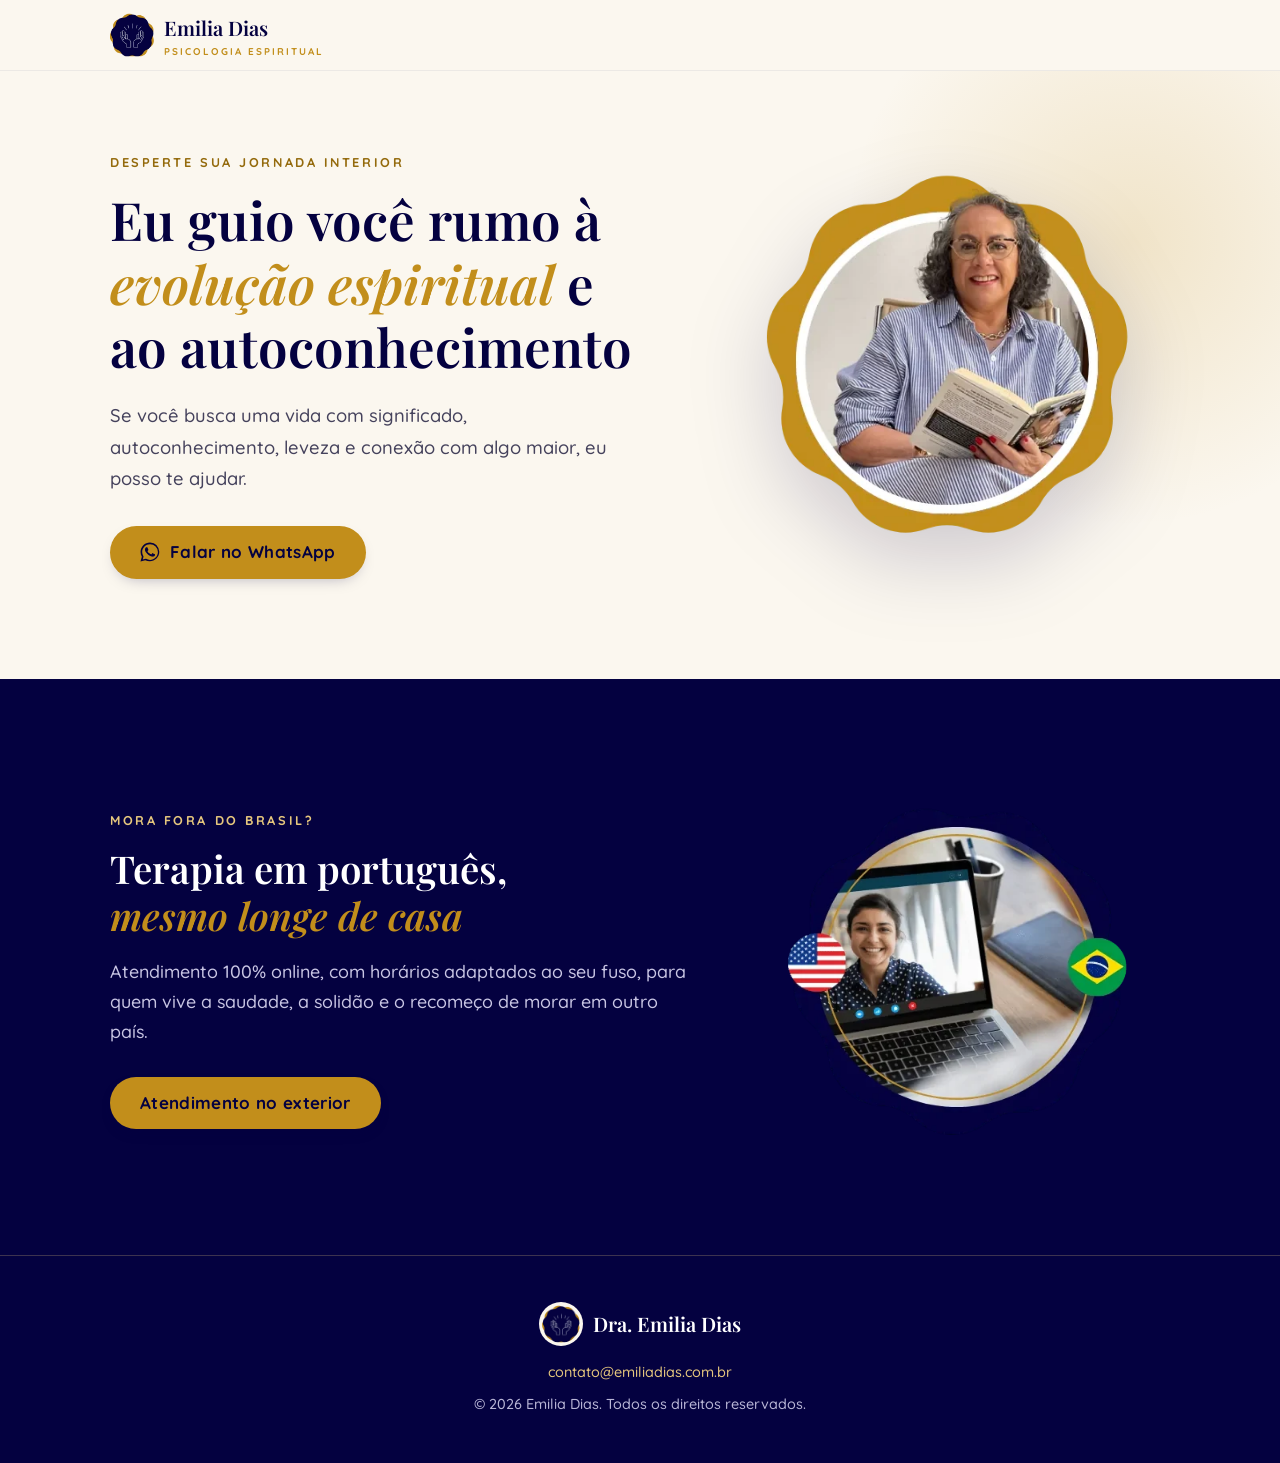
<file: index.html>
<!doctype html>
<html lang="pt-BR">
<head>
<meta charset="utf-8">
<meta name="viewport" content="width=device-width,initial-scale=1">
<title>Emilia Dias | Psicologia Espiritual</title>
<meta name="description" content="Dra. Emilia Dias, psicóloga com mestrado em Psicologia Espiritual. Eu guio você rumo à evolução espiritual e ao autoconhecimento. Atendimento online.">
<link rel="canonical" href="https://emiliadias.com.br/">
<meta property="og:title" content="Emilia Dias | Psicologia Espiritual">
<meta property="og:description" content="Desperte sua jornada interior. Atendimento online com a Dra. Emilia Dias.">
<meta property="og:image" content="https://emiliadias.com.br/img/emilia-lendo.webp">
<meta property="og:type" content="website">
<link rel="icon" href="/img/icone.png">
<link rel="preconnect" href="https://fonts.googleapis.com"><link rel="preconnect" href="https://fonts.gstatic.com" crossorigin>
<link href="https://fonts.googleapis.com/css2?family=Playfair+Display:ital,wght@0,500;0,600;1,500&family=Quicksand:wght@400;500;700&display=swap" rel="stylesheet">
<link rel="stylesheet" href="/style.css">
<!-- Google Tag Manager -->
<script>(function(w,d,s,l,i){w[l]=w[l]||[];w[l].push({'gtm.start':new Date().getTime(),event:'gtm.js'});var f=d.getElementsByTagName(s)[0],j=d.createElement(s),dl=l!='dataLayer'?'&l='+l:'';j.async=true;j.src='https://www.googletagmanager.com/gtm.js?id='+i+dl;f.parentNode.insertBefore(j,f);})(window,document,'script','dataLayer','GTM-WFKLLGWW');</script>
</head>
<body>
<noscript><iframe src="https://www.googletagmanager.com/ns.html?id=GTM-WFKLLGWW" height="0" width="0" style="display:none;visibility:hidden"></iframe></noscript>

<header class="top">
  <div class="wrap">
    <a class="brand" href="/"><img src="/img/icone.webp" alt=""><span>Emilia Dias<small>Psicologia Espiritual</small></span></a>
  </div>
</header>

<section class="hero">
  <div class="wrap">
    <div>
      <span class="eyebrow">Desperte sua jornada interior</span>
      <h1>Eu guio você rumo à <em>evolução espiritual</em> e ao autoconhecimento</h1>
      <p class="lead">Se você busca uma vida com significado, autoconhecimento, leveza e conexão com algo maior, eu posso te ajudar.</p>
      <a class="btn" data-wa href="#"><svg viewBox="0 0 24 24"><use href="#wa"/></svg>Falar no WhatsApp</a>
    </div>
    <div class="halo"><img src="/img/emilia-lendo.webp" alt="Dra. Emilia Dias lendo um livro" width="500" height="500"></div>
  </div>
</section>

<section class="dark">
  <div class="wrap split rev">
    <div class="media reveal"><img src="/img/idioma.webp" alt="Atendimento online para brasileiros no exterior" loading="lazy" width="500" height="500"></div>
    <div class="reveal">
      <span class="eyebrow">Mora fora do Brasil?</span>
      <h2>Terapia em português, <em>mesmo longe de casa</em></h2>
      <p class="lead" style="margin:18px 0 30px">Atendimento 100% online, com horários adaptados ao seu fuso, para quem vive a saudade, a solidão e o recomeço de morar em outro país.</p>
      <a class="btn" href="/expatriados/">Atendimento no exterior</a>
    </div>
  </div>
</section>

<footer>
  <div class="wrap">
    <a class="brand" href="/"><img src="/img/icone.webp" alt=""><span>Dra. Emilia Dias</span></a>
    <p><a href="mailto:contato@emiliadias.com.br">contato@emiliadias.com.br</a></p>
    <p style="margin-top:8px">© <span id="ano">2026</span> Emilia Dias. Todos os direitos reservados.</p>
  </div>
</footer>


<svg width="0" height="0" style="position:absolute"><symbol id="wa" viewBox="0 0 24 24"><path d="M17.47 14.38c-.3-.15-1.76-.87-2.03-.97-.27-.1-.47-.15-.67.15-.2.3-.77.97-.94 1.17-.17.2-.35.22-.65.07-.3-.15-1.26-.46-2.4-1.48-.89-.79-1.49-1.77-1.66-2.07-.17-.3-.02-.46.13-.61.13-.13.3-.35.45-.52.15-.17.2-.3.3-.5.1-.2.05-.37-.02-.52-.08-.15-.67-1.62-.92-2.22-.24-.58-.49-.5-.67-.51h-.57c-.2 0-.52.07-.8.37-.27.3-1.04 1.02-1.04 2.48s1.07 2.88 1.21 3.08c.15.2 2.1 3.2 5.08 4.49.71.31 1.26.49 1.69.63.71.23 1.36.2 1.87.12.57-.09 1.76-.72 2.01-1.41.25-.7.25-1.29.17-1.41-.07-.13-.27-.2-.57-.35M12.05 21.5h-.01a9.4 9.4 0 0 1-4.8-1.31l-.34-.2-3.57.93.95-3.48-.22-.36a9.43 9.43 0 0 1-1.44-5.03c0-5.2 4.24-9.44 9.45-9.44a9.4 9.4 0 0 1 6.68 2.77 9.38 9.38 0 0 1 2.76 6.68c0 5.2-4.24 9.44-9.46 9.44m8.04-17.48A11.3 11.3 0 0 0 12.05.67C5.78.67.68 5.77.68 12.04c0 2 .52 3.96 1.52 5.68L.58 23.33l5.73-1.5a11.33 11.33 0 0 0 5.43 1.38h.01c6.26 0 11.36-5.1 11.37-11.37a11.3 11.3 0 0 0-3.33-8.04"/></symbol></svg>
<script>
  var WA='https://wa.me/5512992134004?text='+encodeURIComponent('Oi, estava no seu site e gostaria de conversar com você!');
  document.querySelectorAll('[data-wa]').forEach(function(a){a.href=WA;a.target='_blank';a.rel='noopener'});
  document.getElementById('ano').textContent=new Date().getFullYear();
  var io=new IntersectionObserver(function(es){es.forEach(function(e){if(e.isIntersecting){e.target.classList.add('in');io.unobserve(e.target)}})},{threshold:.15});
  document.querySelectorAll('.reveal').forEach(function(el){io.observe(el)});
</script>
</body>
</html>
</file>
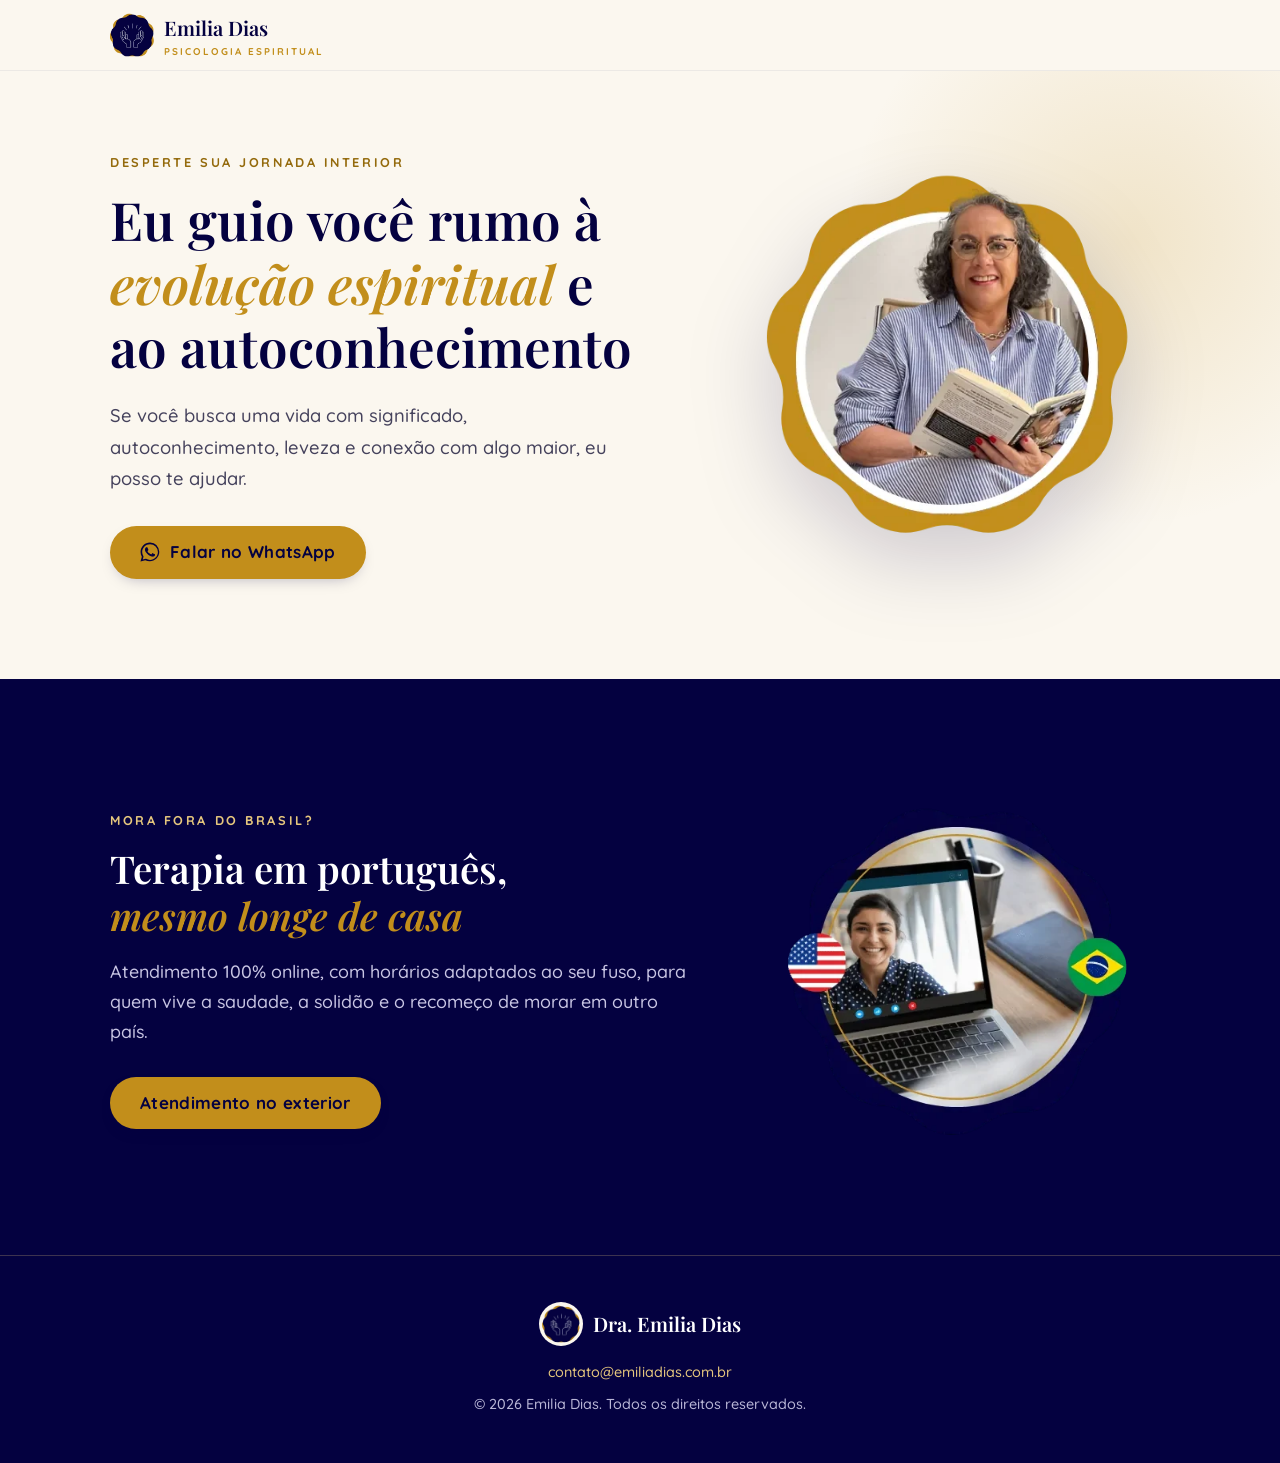
<file: desperte-sua-jornada-interior-com-um-mestre-em-psicologia-espiritual/index.html>
<!doctype html><meta charset="utf-8"><title>Emilia Dias</title><link rel="canonical" href="https://emiliadias.com.br/"><meta http-equiv="refresh" content="0;url=/"><script>location.replace("/")</script>
</file>
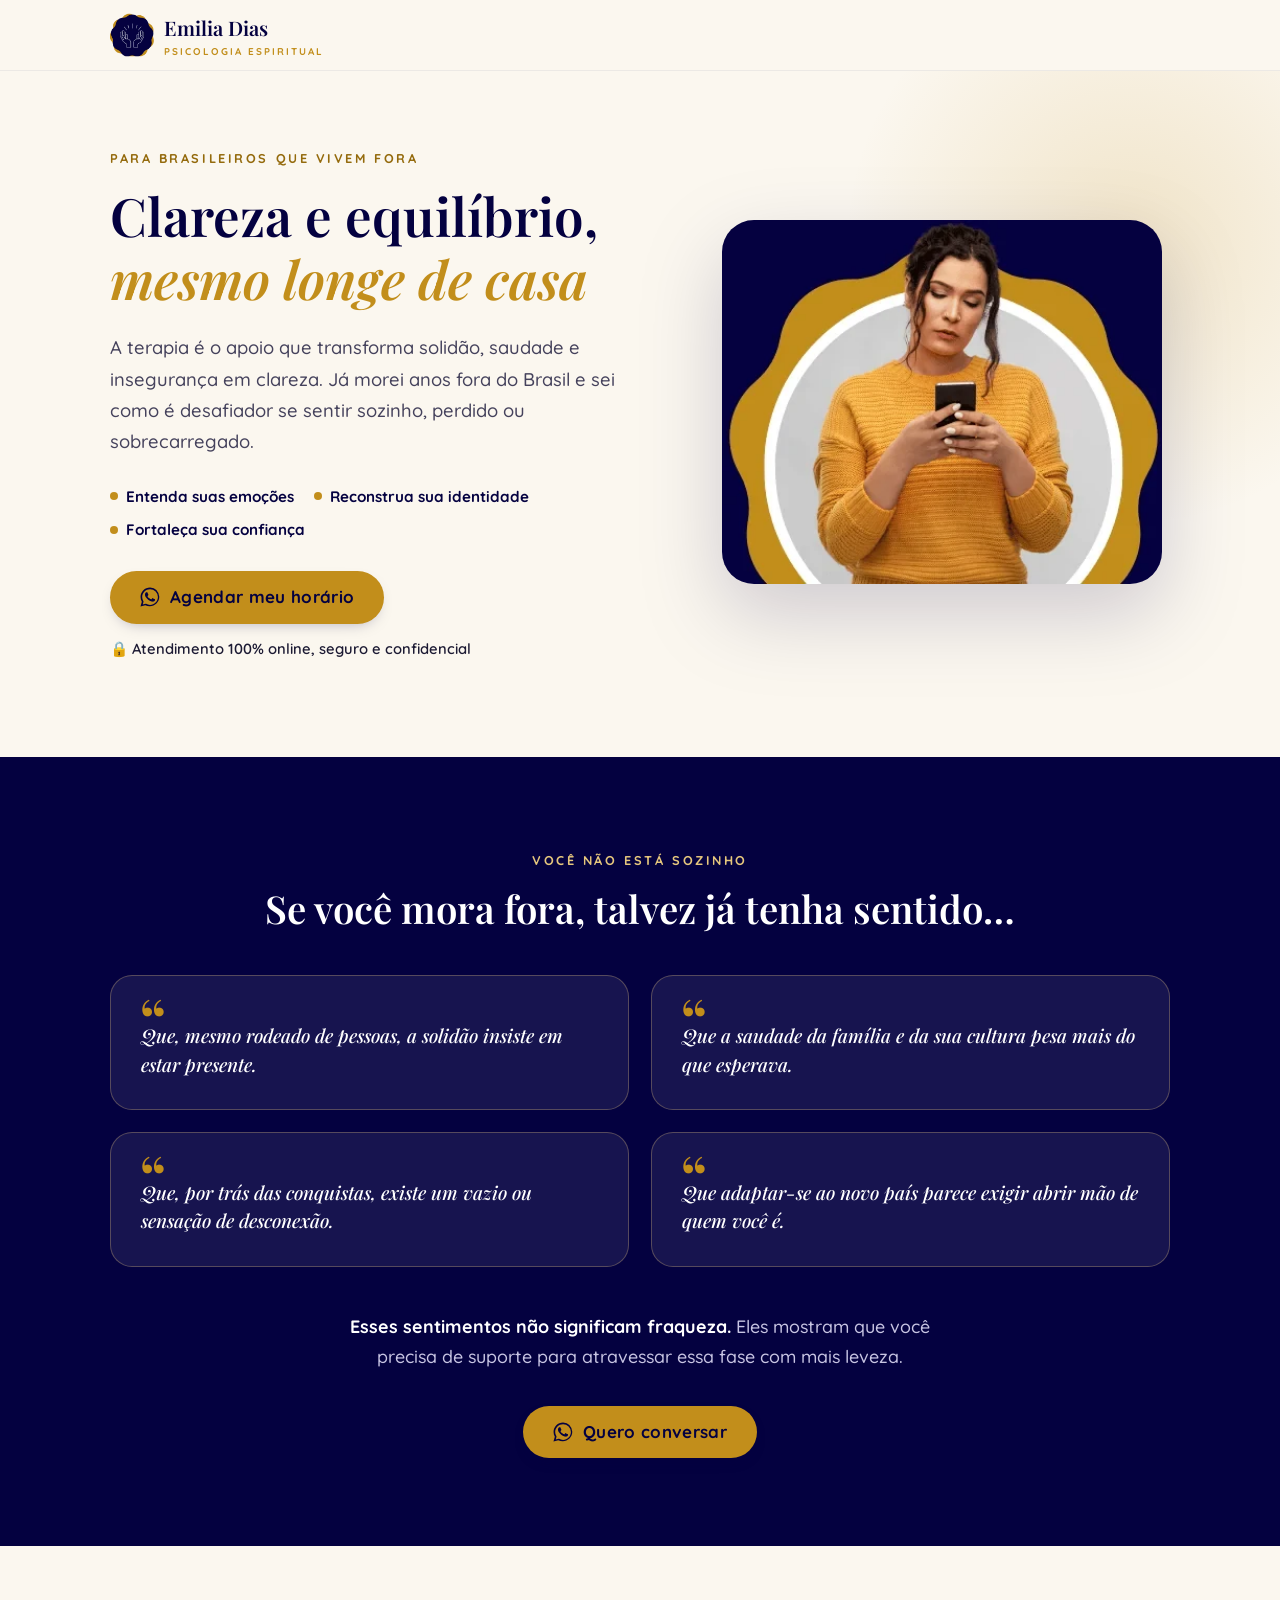
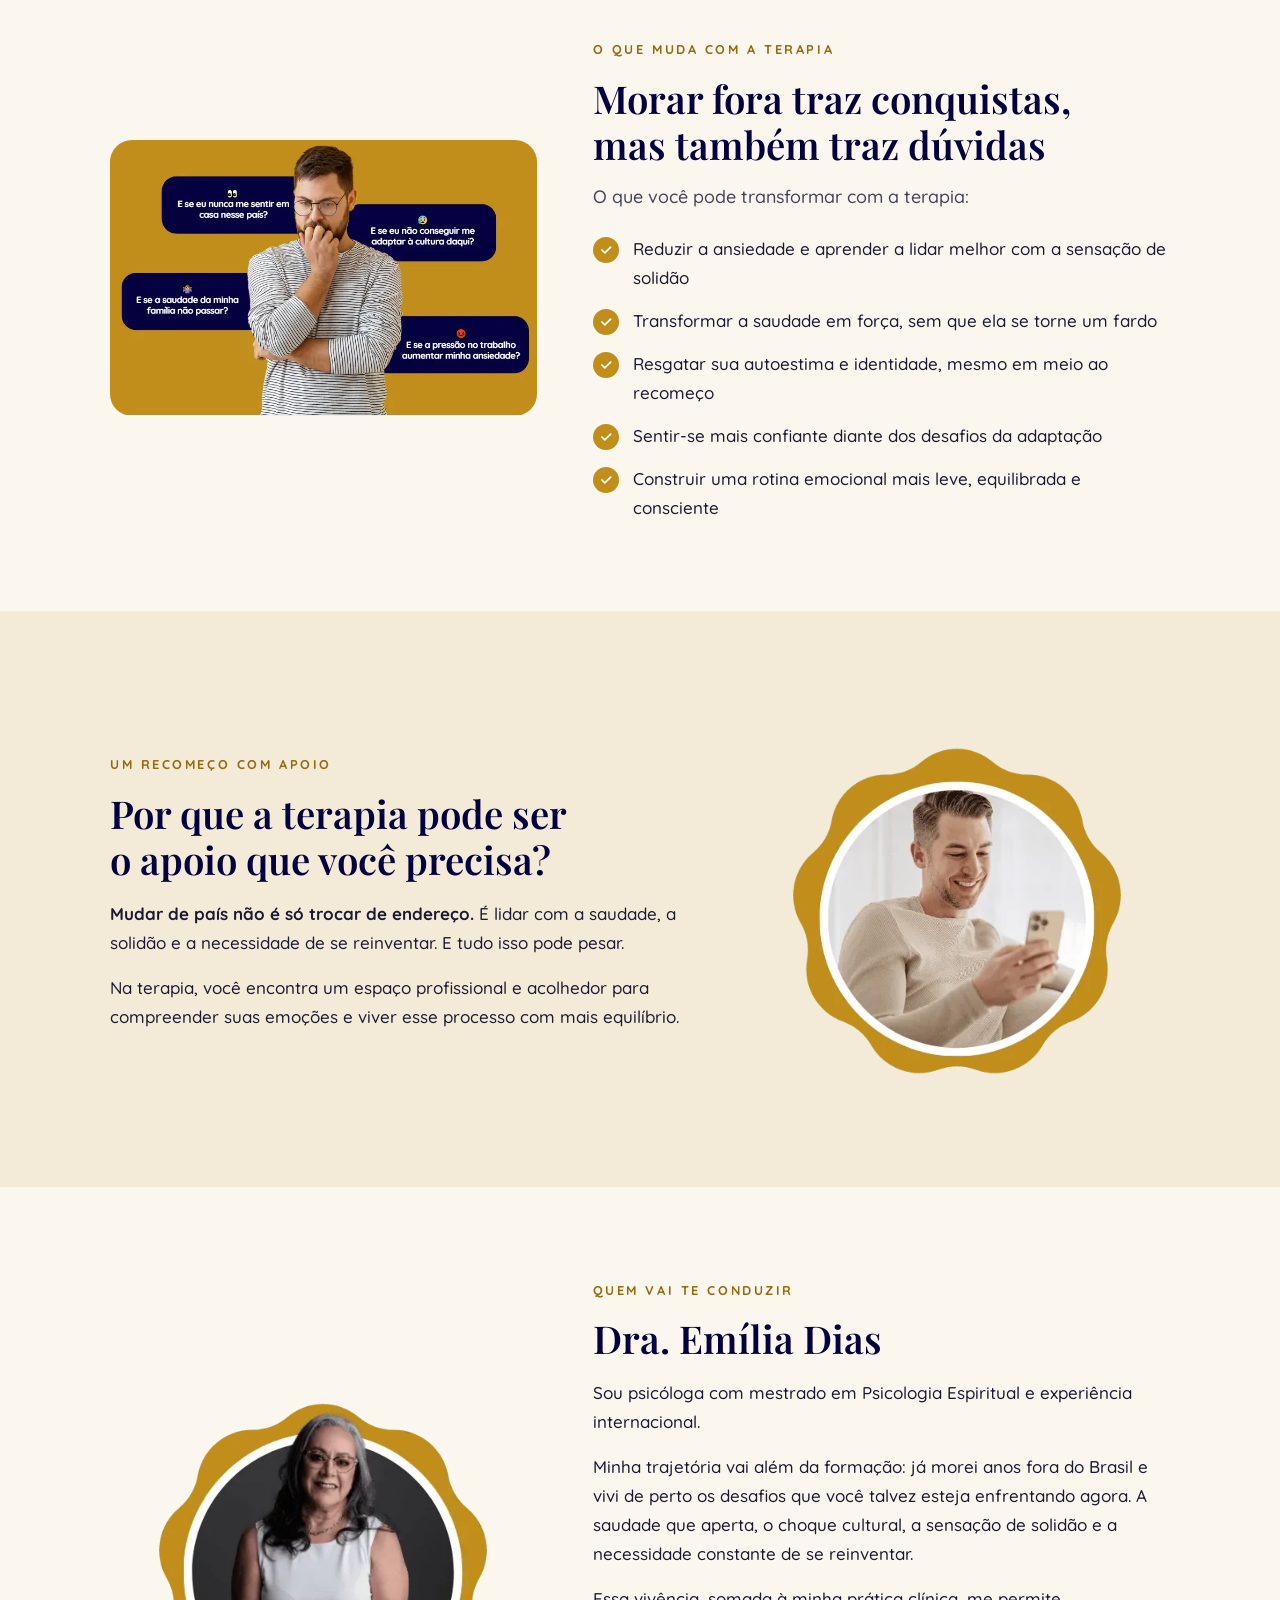
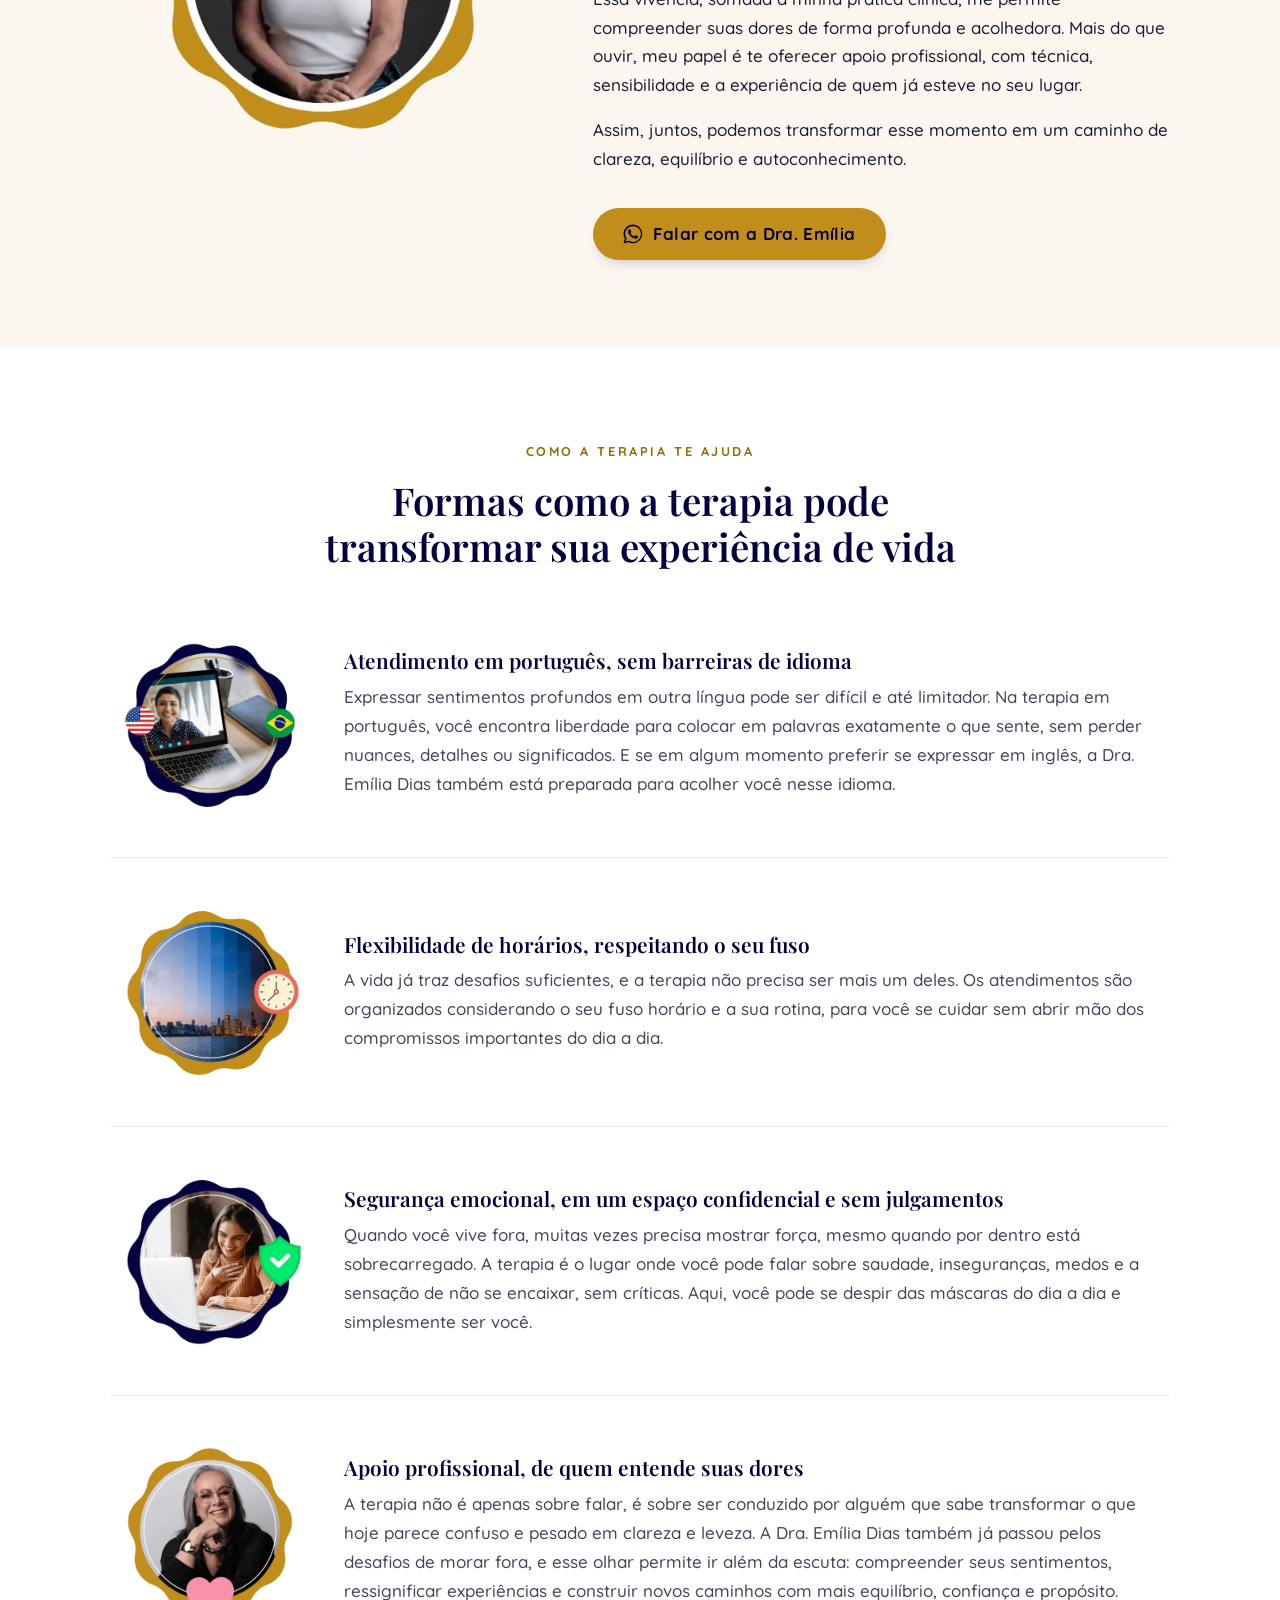
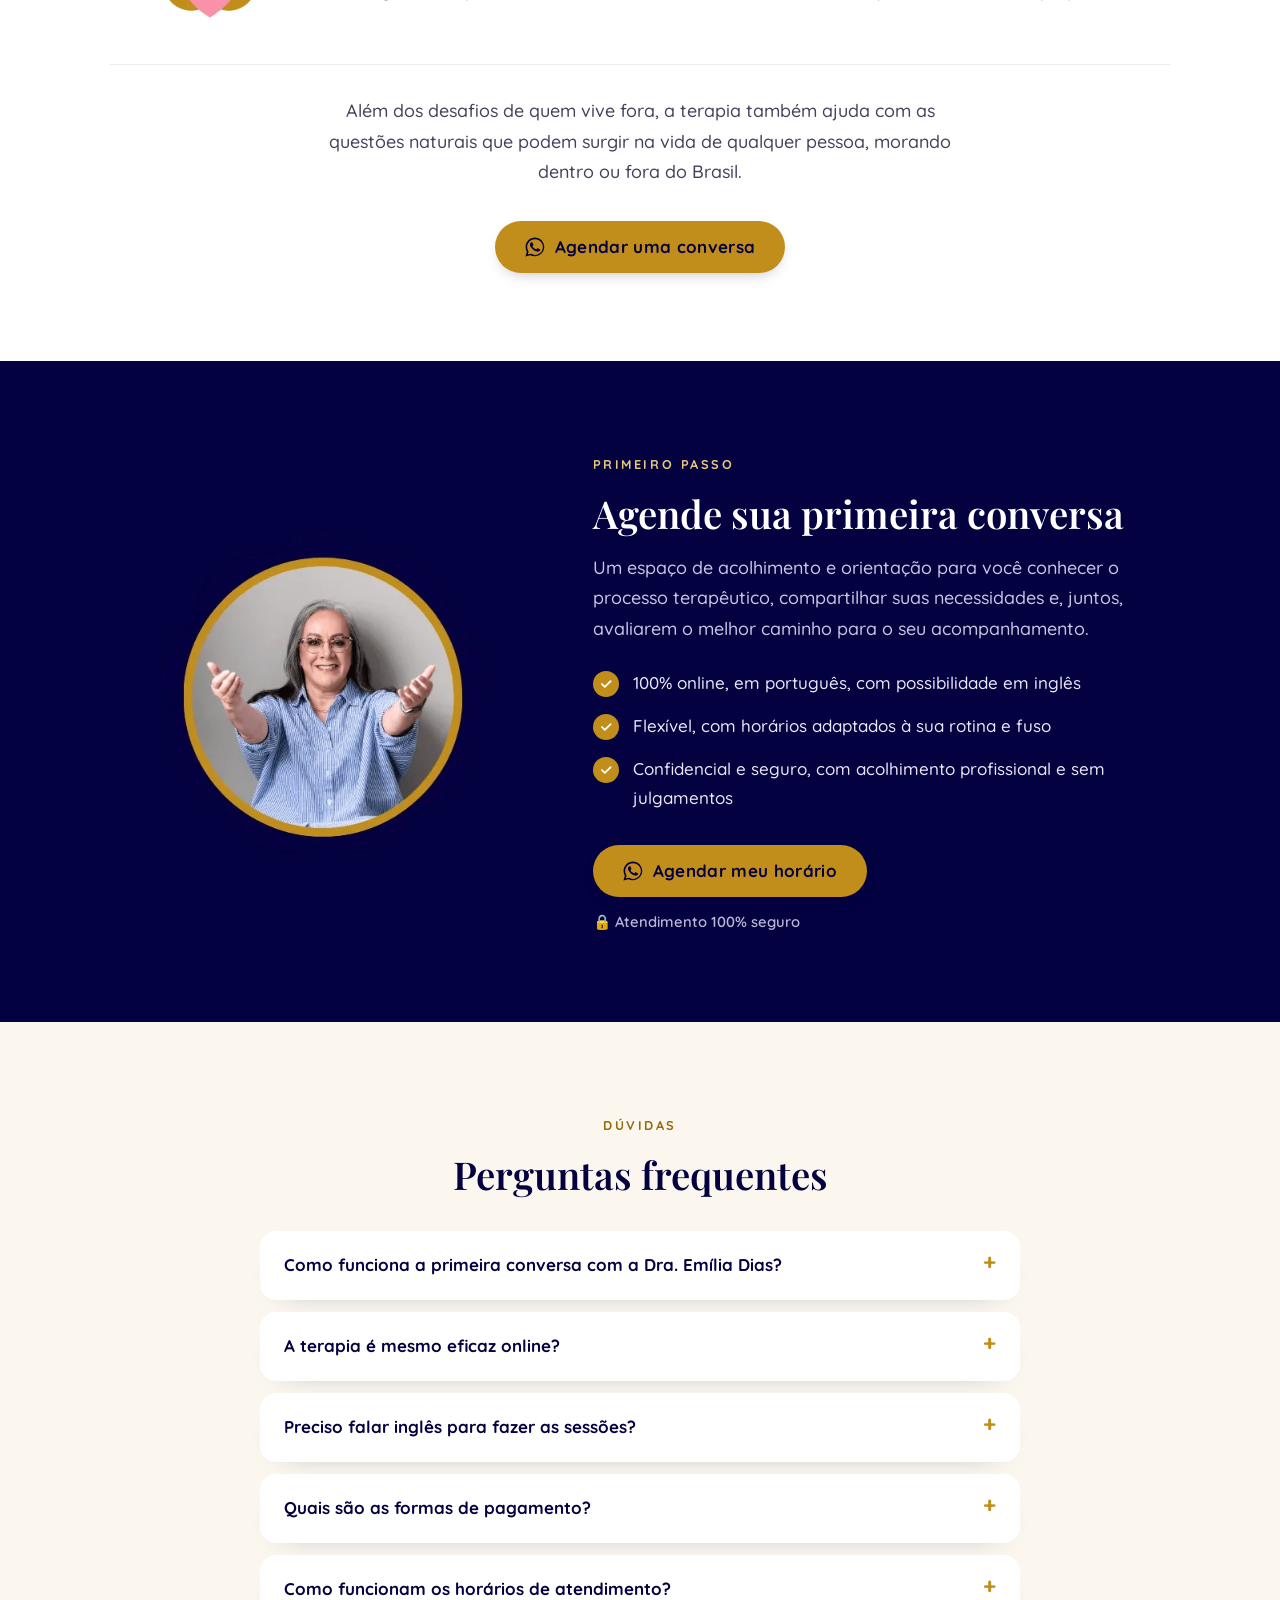
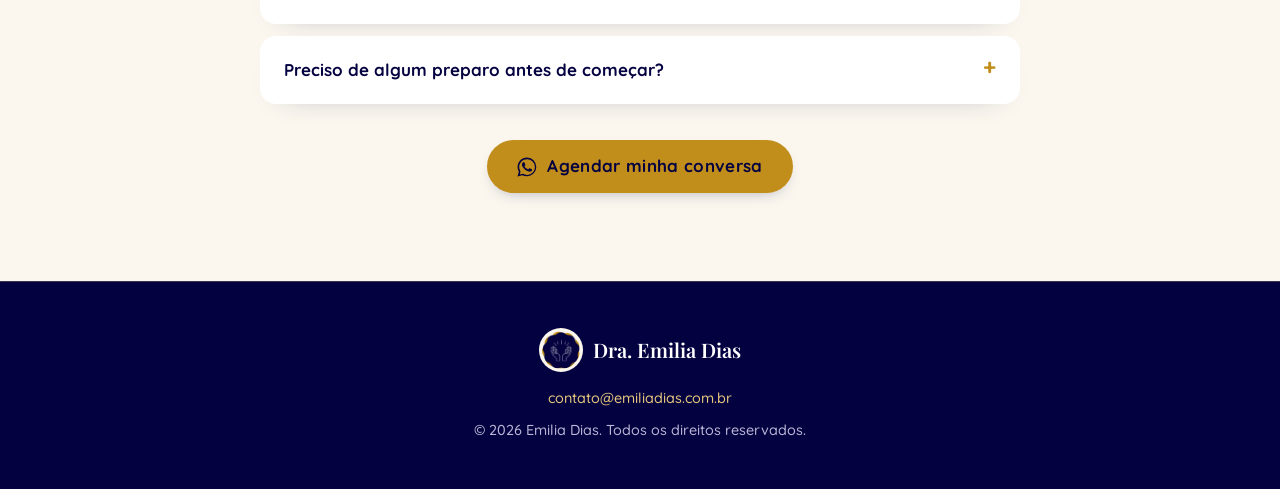
<file: expatriados/index.html>
<!doctype html>
<html lang="pt-BR">
<head>
<meta charset="utf-8">
<meta name="viewport" content="width=device-width,initial-scale=1">
<title>Terapia para brasileiros no exterior | Emilia Dias</title>
<meta name="description" content="Terapia online em português para quem mora fora do Brasil. Transforme solidão, saudade e insegurança em clareza e equilíbrio, com a Dra. Emília Dias.">
<link rel="canonical" href="https://emiliadias.com.br/expatriados/">
<meta property="og:title" content="Terapia para brasileiros no exterior | Emilia Dias">
<meta property="og:description" content="Clareza e equilíbrio, mesmo longe de casa. Atendimento 100% online, em português.">
<meta property="og:image" content="https://emiliadias.com.br/img/hero-celular.webp">
<meta property="og:type" content="website">
<link rel="icon" href="/img/icone.png">
<link rel="preconnect" href="https://fonts.googleapis.com"><link rel="preconnect" href="https://fonts.gstatic.com" crossorigin>
<link href="https://fonts.googleapis.com/css2?family=Playfair+Display:ital,wght@0,500;0,600;1,500&family=Quicksand:wght@400;500;700&display=swap" rel="stylesheet">
<link rel="stylesheet" href="/style.css">
<!-- Google Tag Manager -->
<script>(function(w,d,s,l,i){w[l]=w[l]||[];w[l].push({'gtm.start':new Date().getTime(),event:'gtm.js'});var f=d.getElementsByTagName(s)[0],j=d.createElement(s),dl=l!='dataLayer'?'&l='+l:'';j.async=true;j.src='https://www.googletagmanager.com/gtm.js?id='+i+dl;f.parentNode.insertBefore(j,f);})(window,document,'script','dataLayer','GTM-WFKLLGWW');</script>
</head>
<body>
<noscript><iframe src="https://www.googletagmanager.com/ns.html?id=GTM-WFKLLGWW" height="0" width="0" style="display:none;visibility:hidden"></iframe></noscript>

<header class="top">
  <div class="wrap">
    <a class="brand" href="/"><img src="/img/icone.webp" alt=""><span>Emilia Dias<small>Psicologia Espiritual</small></span></a>
  </div>
</header>

<section class="hero">
  <div class="wrap">
    <div>
      <span class="eyebrow">Para brasileiros que vivem fora</span>
      <h1>Clareza e equilíbrio, <em>mesmo longe de casa</em></h1>
      <p class="lead">A terapia é o apoio que transforma solidão, saudade e insegurança em clareza. Já morei anos fora do Brasil e sei como é desafiador se sentir sozinho, perdido ou sobrecarregado.</p>
      <ul class="tags"><li>Entenda suas emoções</li><li>Reconstrua sua identidade</li><li>Fortaleça sua confiança</li></ul>
      <a class="btn" data-wa href="#"><svg viewBox="0 0 24 24"><use href="#wa"/></svg>Agendar meu horário</a>
      <p class="note">🔒 Atendimento 100% online, seguro e confidencial</p>
    </div>
    <div class="halo"><img class="box" src="/img/hero-celular.webp" alt="Mulher olhando o celular" width="421" height="348"></div>
  </div>
</section>

<section class="dark">
  <div class="wrap">
    <div class="center reveal" style="margin-bottom:44px">
      <span class="eyebrow">Você não está sozinho</span>
      <h2>Se você mora fora, talvez já tenha sentido…</h2>
    </div>
    <div class="grid g2">
      <div class="card quote reveal">Que, mesmo rodeado de pessoas, a solidão insiste em estar presente.</div>
      <div class="card quote reveal">Que a saudade da família e da sua cultura pesa mais do que esperava.</div>
      <div class="card quote reveal">Que, por trás das conquistas, existe um vazio ou sensação de desconexão.</div>
      <div class="card quote reveal">Que adaptar-se ao novo país parece exigir abrir mão de quem você é.</div>
    </div>
    <p class="lead center reveal" style="margin:44px auto 0"><strong style="color:#fff">Esses sentimentos não significam fraqueza.</strong> Eles mostram que você precisa de suporte para atravessar essa fase com mais leveza.</p>
    <div class="center cta-row"><a class="btn" data-wa href="#"><svg viewBox="0 0 24 24"><use href="#wa"/></svg>Quero conversar</a></div>
  </div>
</section>

<section>
  <div class="wrap split">
    <div class="media reveal"><img src="/img/duvidas.webp" alt="Homem pensativo com dúvidas sobre a vida fora do Brasil" loading="lazy" width="796" height="515" style="max-width:520px;border-radius:var(--radius)"></div>
    <div class="reveal">
      <span class="eyebrow">O que muda com a terapia</span>
      <h2>Morar fora traz conquistas, mas também traz dúvidas</h2>
      <p class="lead" style="margin:14px 0 24px">O que você pode transformar com a terapia:</p>
      <ul class="checks">
        <li>Reduzir a ansiedade e aprender a lidar melhor com a sensação de solidão</li>
        <li>Transformar a saudade em força, sem que ela se torne um fardo</li>
        <li>Resgatar sua autoestima e identidade, mesmo em meio ao recomeço</li>
        <li>Sentir-se mais confiante diante dos desafios da adaptação</li>
        <li>Construir uma rotina emocional mais leve, equilibrada e consciente</li>
      </ul>
    </div>
  </div>
</section>

<section style="background:var(--sand)">
  <div class="wrap split rev">
    <div class="media reveal"><img src="/img/homem-celular.webp" alt="Homem sorrindo ao celular" loading="lazy" width="500" height="500"></div>
    <div class="reveal prose">
      <span class="eyebrow">Um recomeço com apoio</span>
      <h2 style="margin-bottom:18px">Por que a terapia pode ser o apoio que você precisa?</h2>
      <p><strong>Mudar de país não é só trocar de endereço.</strong> É lidar com a saudade, a solidão e a necessidade de se reinventar. E tudo isso pode pesar.</p>
      <p>Na terapia, você encontra um espaço profissional e acolhedor para compreender suas emoções e viver esse processo com mais equilíbrio.</p>
    </div>
  </div>
</section>

<section>
  <div class="wrap split">
    <div class="media reveal"><img src="/img/emilia-retrato.webp" alt="Dra. Emília Dias" loading="lazy" width="500" height="500"></div>
    <div class="reveal prose">
      <span class="eyebrow">Quem vai te conduzir</span>
      <h2 style="margin-bottom:18px">Dra. Emília Dias</h2>
      <p>Sou psicóloga com mestrado em Psicologia Espiritual e experiência internacional.</p>
      <p>Minha trajetória vai além da formação: já morei anos fora do Brasil e vivi de perto os desafios que você talvez esteja enfrentando agora. A saudade que aperta, o choque cultural, a sensação de solidão e a necessidade constante de se reinventar.</p>
      <p>Essa vivência, somada à minha prática clínica, me permite compreender suas dores de forma profunda e acolhedora. Mais do que ouvir, meu papel é te oferecer apoio profissional, com técnica, sensibilidade e a experiência de quem já esteve no seu lugar.</p>
      <p>Assim, juntos, podemos transformar esse momento em um caminho de clareza, equilíbrio e autoconhecimento.</p>
      <div class="cta-row"><a class="btn" data-wa href="#"><svg viewBox="0 0 24 24"><use href="#wa"/></svg>Falar com a Dra. Emília</a></div>
    </div>
  </div>
</section>

<section style="background:#fff">
  <div class="wrap">
    <div class="center reveal" style="margin-bottom:20px">
      <span class="eyebrow">Como a terapia te ajuda</span>
      <h2>Formas como a terapia pode transformar sua experiência de vida</h2>
    </div>
    <div class="benefit reveal">
      <img src="/img/idioma.webp" alt="" loading="lazy" width="500" height="500">
      <div><h3>Atendimento em português, sem barreiras de idioma</h3>
      <p>Expressar sentimentos profundos em outra língua pode ser difícil e até limitador. Na terapia em português, você encontra liberdade para colocar em palavras exatamente o que sente, sem perder nuances, detalhes ou significados. E se em algum momento preferir se expressar em inglês, a Dra. Emília Dias também está preparada para acolher você nesse idioma.</p></div>
    </div>
    <div class="benefit reveal">
      <img src="/img/fuso.webp" alt="" loading="lazy" width="500" height="500">
      <div><h3>Flexibilidade de horários, respeitando o seu fuso</h3>
      <p>A vida já traz desafios suficientes, e a terapia não precisa ser mais um deles. Os atendimentos são organizados considerando o seu fuso horário e a sua rotina, para você se cuidar sem abrir mão dos compromissos importantes do dia a dia.</p></div>
    </div>
    <div class="benefit reveal">
      <img src="/img/seguranca.webp" alt="" loading="lazy" width="500" height="500">
      <div><h3>Segurança emocional, em um espaço confidencial e sem julgamentos</h3>
      <p>Quando você vive fora, muitas vezes precisa mostrar força, mesmo quando por dentro está sobrecarregado. A terapia é o lugar onde você pode falar sobre saudade, inseguranças, medos e a sensação de não se encaixar, sem críticas. Aqui, você pode se despir das máscaras do dia a dia e simplesmente ser você.</p></div>
    </div>
    <div class="benefit reveal">
      <img src="/img/apoio.webp" alt="" loading="lazy" width="500" height="500">
      <div><h3>Apoio profissional, de quem entende suas dores</h3>
      <p>A terapia não é apenas sobre falar, é sobre ser conduzido por alguém que sabe transformar o que hoje parece confuso e pesado em clareza e leveza. A Dra. Emília Dias também já passou pelos desafios de morar fora, e esse olhar permite ir além da escuta: compreender seus sentimentos, ressignificar experiências e construir novos caminhos com mais equilíbrio, confiança e propósito.</p></div>
    </div>
    <p class="lead center reveal" style="margin:30px auto 0">Além dos desafios de quem vive fora, a terapia também ajuda com as questões naturais que podem surgir na vida de qualquer pessoa, morando dentro ou fora do Brasil.</p>
    <div class="center cta-row"><a class="btn" data-wa href="#"><svg viewBox="0 0 24 24"><use href="#wa"/></svg>Agendar uma conversa</a></div>
  </div>
</section>

<section class="dark">
  <div class="wrap split">
    <div class="media reveal"><img src="/img/emilia-acolhe.webp" alt="Dra. Emília Dias de braços abertos" loading="lazy" width="500" height="500"></div>
    <div class="reveal">
      <span class="eyebrow">Primeiro passo</span>
      <h2>Agende sua primeira conversa</h2>
      <p class="lead" style="margin:16px 0 26px">Um espaço de acolhimento e orientação para você conhecer o processo terapêutico, compartilhar suas necessidades e, juntos, avaliarem o melhor caminho para o seu acompanhamento.</p>
      <ul class="checks" style="margin-bottom:32px">
        <li>100% online, em português, com possibilidade em inglês</li>
        <li>Flexível, com horários adaptados à sua rotina e fuso</li>
        <li>Confidencial e seguro, com acolhimento profissional e sem julgamentos</li>
      </ul>
      <a class="btn" data-wa href="#"><svg viewBox="0 0 24 24"><use href="#wa"/></svg>Agendar meu horário</a>
      <p class="note" style="color:#b9b6d6">🔒 Atendimento 100% seguro</p>
    </div>
  </div>
</section>

<section class="faq">
  <div class="wrap" style="max-width:800px">
    <div class="center reveal" style="margin-bottom:34px">
      <span class="eyebrow">Dúvidas</span>
      <h2>Perguntas frequentes</h2>
    </div>
    <details><summary>Como funciona a primeira conversa com a Dra. Emília Dias?</summary><p>É um momento de acolhimento e avaliação, em que você pode compartilhar suas necessidades e entender como o processo terapêutico funciona. Juntos, vocês definem o melhor caminho para o seu acompanhamento psicológico.</p></details>
    <details><summary>A terapia é mesmo eficaz online?</summary><p>Sim. A terapia online é tão eficaz quanto a presencial. Você terá um espaço seguro, confidencial e acolhedor, podendo se expressar com liberdade no conforto da sua casa, em qualquer lugar do mundo.</p></details>
    <details><summary>Preciso falar inglês para fazer as sessões?</summary><p>Não. Os atendimentos são feitos em português, sem barreiras de idioma. Caso prefira, a Dra. Emília Dias também pode conduzir a sessão em inglês.</p></details>
    <details><summary>Quais são as formas de pagamento?</summary><p>Você pode pagar via PIX ou cartão de crédito internacional, de forma prática e segura pelo Mercado Pago.</p></details>
    <details><summary>Como funcionam os horários de atendimento?</summary><p>Os horários são flexíveis e adaptados ao seu fuso, sempre dentro da agenda da Dra. Emília Dias, para que você consiga manter a terapia sem comprometer sua rotina.</p></details>
    <details><summary>Preciso de algum preparo antes de começar?</summary><p>Não. Basta ter um local tranquilo e acesso à internet. O mais importante é estar disposto a olhar para dentro e dar o primeiro passo em direção ao seu bem-estar emocional.</p></details>
    <div class="center" style="margin-top:36px"><a class="btn" data-wa href="#"><svg viewBox="0 0 24 24"><use href="#wa"/></svg>Agendar minha conversa</a></div>
  </div>
</section>

<footer>
  <div class="wrap">
    <a class="brand" href="/"><img src="/img/icone.webp" alt=""><span>Dra. Emilia Dias</span></a>
    <p><a href="mailto:contato@emiliadias.com.br">contato@emiliadias.com.br</a></p>
    <p style="margin-top:8px">© <span id="ano">2026</span> Emilia Dias. Todos os direitos reservados.</p>
  </div>
</footer>


<svg width="0" height="0" style="position:absolute"><symbol id="wa" viewBox="0 0 24 24"><path d="M17.47 14.38c-.3-.15-1.76-.87-2.03-.97-.27-.1-.47-.15-.67.15-.2.3-.77.97-.94 1.17-.17.2-.35.22-.65.07-.3-.15-1.26-.46-2.4-1.48-.89-.79-1.49-1.77-1.66-2.07-.17-.3-.02-.46.13-.61.13-.13.3-.35.45-.52.15-.17.2-.3.3-.5.1-.2.05-.37-.02-.52-.08-.15-.67-1.62-.92-2.22-.24-.58-.49-.5-.67-.51h-.57c-.2 0-.52.07-.8.37-.27.3-1.04 1.02-1.04 2.48s1.07 2.88 1.21 3.08c.15.2 2.1 3.2 5.08 4.49.71.31 1.26.49 1.69.63.71.23 1.36.2 1.87.12.57-.09 1.76-.72 2.01-1.41.25-.7.25-1.29.17-1.41-.07-.13-.27-.2-.57-.35M12.05 21.5h-.01a9.4 9.4 0 0 1-4.8-1.31l-.34-.2-3.57.93.95-3.48-.22-.36a9.43 9.43 0 0 1-1.44-5.03c0-5.2 4.24-9.44 9.45-9.44a9.4 9.4 0 0 1 6.68 2.77 9.38 9.38 0 0 1 2.76 6.68c0 5.2-4.24 9.44-9.46 9.44m8.04-17.48A11.3 11.3 0 0 0 12.05.67C5.78.67.68 5.77.68 12.04c0 2 .52 3.96 1.52 5.68L.58 23.33l5.73-1.5a11.33 11.33 0 0 0 5.43 1.38h.01c6.26 0 11.36-5.1 11.37-11.37a11.3 11.3 0 0 0-3.33-8.04"/></symbol></svg>
<script>
  // repassa a origem do anúncio (utm_campaign) na mensagem, já que o formulário saiu
  var q=new URLSearchParams(location.search), camp=q.get('utm_campaign');
  var msg='Oi, Dra. Emília! Moro fora do Brasil e gostaria de agendar uma primeira conversa.'+(camp?' ('+camp+')':'');
  var WA='https://wa.me/5512992134004?text='+encodeURIComponent(msg);
  document.querySelectorAll('[data-wa]').forEach(function(a){a.href=WA;a.target='_blank';a.rel='noopener';a.addEventListener('click',function(){(window.dataLayer=window.dataLayer||[]).push({event:'whatsapp_click',page:'expatriados'})})});
  document.getElementById('ano').textContent=new Date().getFullYear();
  var io=new IntersectionObserver(function(es){es.forEach(function(e){if(e.isIntersecting){e.target.classList.add('in');io.unobserve(e.target)}})},{threshold:.15});
  document.querySelectorAll('.reveal').forEach(function(el){io.observe(el)});
</script>
</body>
</html>
</file>
<file: style.css>
:root{
  --navy:#040140; --navy-2:#14105a; --gold:#c28e1b; --gold-soft:#e6c77d;
  --cream:#fbf7ef; --sand:#f3ead8; --ink:#1c1a33; --muted:#45425c;
  --radius:22px; --wrap:1100px;
  --serif:'Playfair Display',Georgia,serif; --sans:'Quicksand',system-ui,sans-serif;
}
*{box-sizing:border-box;margin:0;padding:0}
html{scroll-behavior:smooth}
body{font-family:var(--sans);color:var(--ink);background:var(--cream);line-height:1.7;font-size:17px;font-weight:500;-webkit-font-smoothing:antialiased}
img{max-width:100%;height:auto;display:block}
a{color:inherit}
.wrap{max-width:var(--wrap);margin:0 auto;padding:0 20px}
h1,h2,h3{font-family:var(--serif);color:var(--navy);line-height:1.2;font-weight:600}
h1{font-size:clamp(2.1rem,5vw,3.3rem);text-wrap:balance}
h2{text-wrap:balance}
h2{font-size:clamp(1.6rem,3.6vw,2.4rem)}
h3{font-size:1.3rem}
em{font-style:italic;color:var(--gold)}
.eyebrow{display:inline-block;font-size:.8rem;letter-spacing:.2em;text-transform:uppercase;color:#946a0c;font-weight:700;margin-bottom:14px}
section{padding:88px 0}
.cta-row{margin-top:34px}

/* topo */
.top{position:sticky;top:0;z-index:20;background:rgba(251,247,239,.86);backdrop-filter:blur(10px);border-bottom:1px solid rgba(4,1,64,.06)}
.top .wrap{display:flex;align-items:center;justify-content:space-between;height:70px}
.brand{display:flex;align-items:center;gap:10px;text-decoration:none}
.brand img{width:44px;height:44px}
.brand span{font-family:var(--serif);font-size:1.25rem;color:var(--navy);font-weight:600}
.brand small{display:block;font-family:var(--sans);font-size:.62rem;letter-spacing:.2em;color:var(--gold);text-transform:uppercase;font-weight:700;margin-top:-2px}

/* botões */
.btn{display:inline-flex;align-items:center;gap:10px;background:var(--gold);color:var(--navy);text-decoration:none;font-weight:700;letter-spacing:.02em;padding:16px 30px;justify-content:center;text-align:center;line-height:1.2;border-radius:999px;box-shadow:0 6px 16px -8px rgba(4,1,64,.35);transition:transform .2s,box-shadow .2s,background .2s}
.btn:hover{transform:translateY(-2px);background:#d39c22;box-shadow:0 10px 22px -8px rgba(4,1,64,.4)}
.btn svg{width:20px;height:20px;fill:currentColor;flex-shrink:0}
.btn.sm{padding:10px 20px;font-size:.88rem}
.btn.ghost{background:transparent;color:var(--navy);border:1.5px solid var(--navy);box-shadow:none}
.btn.ghost:hover{background:var(--navy);color:#fff}
.note{font-size:.92rem;color:var(--ink);font-weight:600;margin-top:12px;display:flex;align-items:center;gap:6px}

/* hero */
.hero{position:relative;overflow:hidden;padding:72px 0 96px}
.hero::before{content:"";position:absolute;width:620px;height:620px;right:-160px;top:-140px;background:radial-gradient(circle,rgba(194,142,27,.18),transparent 65%);border-radius:50%}
.hero .wrap{display:grid;grid-template-columns:1.1fr .9fr;gap:48px;align-items:center;position:relative}
.hero p.lead{font-size:1.15rem;color:var(--muted);margin:22px 0 32px;max-width:520px}
.halo{position:relative;justify-self:center;max-width:440px;width:100%}
.halo img{width:100%;filter:drop-shadow(0 30px 40px rgba(4,1,64,.18));animation:float 7s ease-in-out infinite}
@keyframes float{50%{transform:translateY(-10px)}}

/* faixa escura */
.dark{background:var(--navy);color:#e9e7f5}
.dark .eyebrow{color:var(--gold-soft)}
.dark .note{color:#d9d6ee}
.dark h2,.dark h3{color:#fff}
.dark .muted{color:#b9b6d6}

/* cards */
.grid{display:grid;gap:22px}
.g2{grid-template-columns:repeat(2,1fr)}
.g3{grid-template-columns:repeat(3,1fr)}
.card{background:#fff;border-radius:var(--radius);padding:30px;box-shadow:0 1px 0 rgba(4,1,64,.04),0 18px 40px -26px rgba(4,1,64,.35)}
.dark .card{background:rgba(255,255,255,.08);box-shadow:none;border:1px solid rgba(230,199,125,.3);color:#fff}
.quote{font-family:var(--serif);font-size:1.18rem;font-style:italic;line-height:1.5;position:relative;padding-top:46px}
.quote::before{content:"\201C";position:absolute;top:-4px;left:28px;font-size:4rem;color:var(--gold);font-style:normal}

.checks{list-style:none;display:grid;gap:14px}
.checks li{display:flex;gap:14px;align-items:flex-start}
.checks li::before{content:"";flex:0 0 26px;height:26px;border-radius:50%;background:var(--gold) url("data:image/svg+xml,%3Csvg xmlns='http://www.w3.org/2000/svg' viewBox='0 0 24 24' fill='none' stroke='white' stroke-width='3' stroke-linecap='round' stroke-linejoin='round'%3E%3Cpath d='M5 12l5 5L20 7'/%3E%3C/svg%3E") center/14px no-repeat;margin-top:2px}

.split{display:grid;grid-template-columns:.85fr 1.15fr;gap:56px;align-items:center}
.split.rev{grid-template-columns:1.15fr .85fr}
.split.rev .media{order:2}
.media img{max-width:400px;margin:0 auto;width:100%}
.prose p{margin-bottom:16px}
.center{text-align:center}
.center .lead{margin-left:auto;margin-right:auto}
.lead{font-size:1.12rem;color:var(--muted);max-width:640px}
.dark .lead{color:#c8c5e3}

.tags{list-style:none;display:flex;flex-wrap:wrap;gap:8px 20px;margin:-6px 0 28px}
.tags li{display:flex;align-items:center;gap:8px;font-weight:700;color:var(--navy);font-size:.95rem}
.tags li::before{content:"";width:8px;height:8px;border-radius:50%;background:var(--gold)}

/* beneficios */
.benefit{display:grid;grid-template-columns:200px 1fr;gap:34px;align-items:center;padding:34px 0;border-bottom:1px solid rgba(4,1,64,.08)}
.benefit:last-child{border-bottom:0}
.benefit img{width:200px}
.benefit p{color:var(--muted);margin-top:10px}

/* faq */
.faq details{background:#fff;border-radius:16px;padding:20px 24px;margin-bottom:12px;box-shadow:0 12px 30px -24px rgba(4,1,64,.4)}
.faq summary{cursor:pointer;font-weight:700;color:var(--navy);list-style:none;display:flex;justify-content:space-between;gap:16px}
.faq summary::-webkit-details-marker{display:none}
.faq summary::after{content:"+";font-size:1.4rem;color:var(--gold);line-height:1;transition:transform .2s}
.faq details[open] summary::after{transform:rotate(45deg)}
.faq details p{margin-top:12px;color:var(--muted)}

/* rodapé */
footer{background:var(--navy);color:#b9b6d6;padding:46px 0;text-align:center;font-size:.9rem}
footer .brand{justify-content:center;margin-bottom:14px}
footer .brand span{color:#fff}
footer a{color:var(--gold-soft);text-decoration:none}

/* whatsapp flutuante */
.float{position:fixed;right:18px;bottom:18px;width:58px;height:58px;border-radius:50%;background:#25d366;display:grid;place-items:center;box-shadow:0 12px 26px -8px rgba(0,0,0,.35);z-index:30;transition:transform .2s}
.float:hover{transform:scale(1.07)}
.float svg{width:30px;height:30px;fill:#fff}

.reveal{opacity:0;transform:translateY(18px);transition:opacity .7s ease,transform .7s ease}
.reveal.in{opacity:1;transform:none}
@media (prefers-reduced-motion:reduce){.reveal{opacity:1;transform:none}.halo img{animation:none}}

@media (max-width:860px){
  body{padding-bottom:70px}
  section{padding:64px 0}
  .hero{padding:40px 0 64px}
  .hero .wrap,.split,.split.rev{grid-template-columns:1fr;gap:32px}
  .split.rev .media{order:0}
  .halo{max-width:320px}
  .g2,.g3{grid-template-columns:1fr}
  .benefit{grid-template-columns:1fr;text-align:center;gap:16px}
  .benefit img{width:170px;margin:0 auto}
  .btn{width:100%;max-width:340px;padding:15px 20px;font-size:15.5px;letter-spacing:0;white-space:nowrap}
  .center .btn,.center.cta-row .btn{margin:0 auto}
  .media img{max-width:300px}
}

.halo img.box{border-radius:32px}
footer{border-top:1px solid rgba(230,199,125,.25)}
footer .brand img{background:#fbf7ef;border-radius:50%;padding:3px}
@media (max-width:359px){.btn{white-space:normal;font-size:14.5px;padding:14px 16px;border-radius:28px}}
</file>
